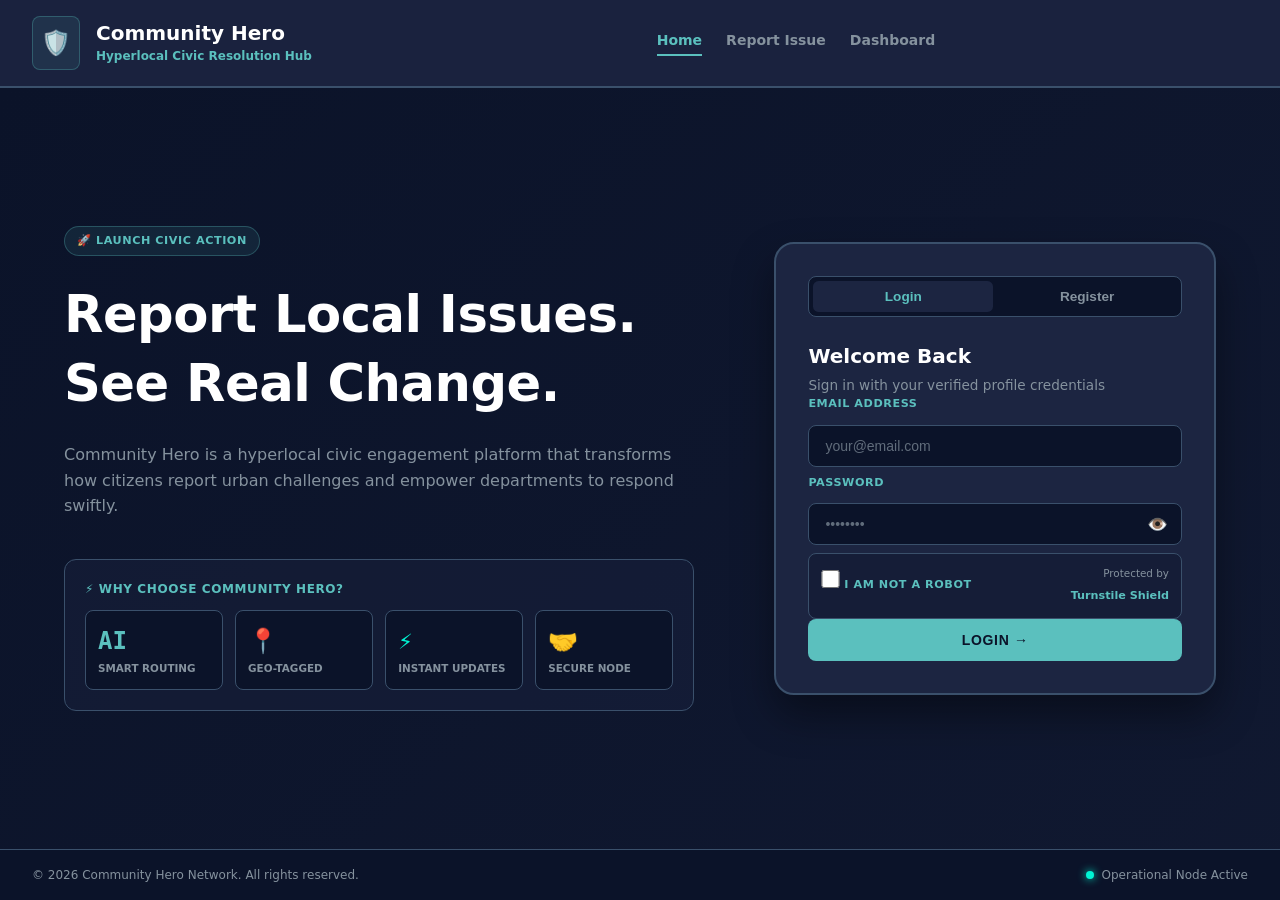
<file: frontend/index.html>
<!DOCTYPE html>
<html lang="en">

<head>
    <meta charset="UTF-8">
    <meta name="viewport" content="width=device-width, initial-scale=1.0">
    <title>Community Hero - Secure Citizen Action Hub</title>
    <link rel="stylesheet" href="css/global.css">
    <link rel="stylesheet" href="css/home.css">
</head>

<body>

    <header class="app-header">
        <div class="brand-section">
            <span class="brand-icon">🛡️</span>
            <div class="brand-text">
                <h1>Community Hero</h1>
                <p>Hyperlocal Civic Resolution Hub</p>
            </div>
        </div>
        <nav class="nav-menu">
            <a href="index.html" class="nav-link active">Home</a>
            <a href="report.html" class="nav-link">Report Issue</a>
            <a href="dashboard.html" class="nav-link">Dashboard</a>
            <a href="admin.html" class="nav-link" style="display: none;">Admin</a>
        </nav>
    </header>

    <main class="landing-hero-container">
        <div class="landing-grid">

            <div class="hero-text-pane">
                <span class="hero-badge">🚀 Launch Civic Action</span>
                <h2 class="hero-headline">Report Local Issues. See Real Change.</h2>
                <p class="hero-subtext">
                    Community Hero is a hyperlocal civic engagement platform that transforms how citizens report urban
                    challenges and empower departments to respond swiftly.
                </p>

                <div class="mini-dashboard">
                    <h3 class="panel-subtitle">⚡ Why Choose Community Hero?</h3>
                    <div class="metrics-row">
                        <div class="metric-pill">
                            <span class="metric-num text-reported">AI</span>
                            <span class="metric-lbl">Smart Routing</span>
                        </div>
                        <div class="metric-pill">
                            <span class="metric-num text-progress">📍</span>
                            <span class="metric-lbl">Geo-Tagged</span>
                        </div>
                        <div class="metric-pill">
                            <span class="metric-num text-resolved">⚡</span>
                            <span class="metric-lbl">Instant Updates</span>
                        </div>
                        <div class="metric-pill">
                            <span class="metric-num">🤝</span>
                            <span class="metric-lbl">Secure Node</span>
                        </div>
                    </div>
                </div>
            </div>

            <!-- AUTH CARD -->
            <div class="auth-card">
                <div id="authFormsWrapper">
                    <div class="auth-toggle-bar">
                        <button type="button" class="toggle-tab-action active" id="authToggleLogin"
                            onclick="toggleAuthTab(true)">
                            Login
                        </button>
                        <button type="button" class="toggle-tab-action" id="authToggleRegister"
                            onclick="toggleAuthTab(false)">
                            Register
                        </button>
                    </div>

                    <!-- LOGIN FORM -->
                    <form id="loginForm" class="auth-form-module" style="display: block;" onsubmit="handleLogin(event)">
                        <div class="form-header">
                            <h3>Welcome Back</h3>
                            <p>Sign in with your verified profile credentials</p>
                        </div>

                        <div class="field-group">
                            <label class="field-label">Email Address</label>
                            <input type="email" id="loginEmail" class="form-field" placeholder="your@email.com"
                                required />
                        </div>

                        <div class="field-group">
                            <label class="field-label">Password</label>
                            <div class="password-field-container">
                                <input type="password" id="loginPassword" class="form-field secure-input-padding" placeholder="••••••••"
                                    required />
                                <button type="button" class="password-toggle-eye"
                                    onclick="togglePasswordVisibility('loginPassword')">👁️</button>
                            </div>
                        </div>

                        <div class="captcha-verification-box">
                            <label class="field-label">
                                <input type="checkbox" id="loginCaptcha" class="captcha-checkbox-input" required />
                                <span>I am not a robot</span>
                            </label>
                            <div class="captcha-branding-sub">
                                <span class="captcha-lbl-tiny">Protected
                                    by</span>
                                <span class="captcha-lbl-brand">Turnstile
                                    Shield</span>
                            </div>
                        </div>

                        <button type="submit" class="action-submit-btn">Login →</button>
                    </form>

                    <!-- REGISTER FORM -->
                    <form id="registerForm" class="auth-form-module hidden" style="display: none;"
                        onsubmit="handleRegister(event)">
                        <div class="form-header">
                            <h3>Join the Movement</h3>
                            <p>Create your Community Hero profile account</p>
                        </div>

                        <div class="field-group">
                            <label class="field-label">Username</label>
                            <input type="text" id="registerUsername" class="form-field" placeholder="Your username"
                                required />
                        </div>

                        <div class="field-group">
                            <label class="field-label">Email Address</label>
                            <input type="email" id="registerEmail" class="form-field" placeholder="your@email.com"
                                required />
                        </div>

                        <div class="field-group">
                            <label class="field-label">Password</label>
                            <div class="password-field-container">
                                <input type="password" id="registerPassword" class="form-field secure-input-padding" placeholder="••••••••" required />
                                <button type="button" class="password-toggle-eye" onclick="togglePasswordVisibility('registerPassword')">👁️</button>
                            </div>
                        </div>

                        <div class="field-group">
                            <label class="field-label">Confirm Password</label>
                            <div class="password-field-container">
                                <input type="password" id="confirmPassword" class="form-field secure-input-padding" placeholder="Verify password" required />
                                <button type="button" class="password-toggle-eye" onclick="togglePasswordVisibility('confirmPassword')">👁️</button>
                            </div>
                        </div>
                        <div class="checkbox-consent-row">
                            <input type="checkbox" id="registerTerms" class="consent-checkbox-input" required />
                            <label for="registerTerms">I accept the <a href="#" class="inline-link">Terms of Service</a> and privacy guidelines.</label>
                        </div>

                        <button type="submit" class="action-submit-btn register-variant">Create Account →</button>
                    </form>
                </div>

                <div id="otpVerificationModule" class="auth-form-module hidden">
                    <div class="form-header">
                        <div class="otp-header-navigation-row">
                            <button type="button" class="back-arrow-btn" onclick="abortOtpVerification()">←</button>
                            <h3>Two-Factor Authentication</h3>
                        </div>
                        <p class="otp-description-text">We've sent a 6-digit verification code to your email window checkpoint.</p>
                    </div>

                    <div class="field-group">
                        <label class="field-label">Enter One-Time Verification Code</label>
                        <div class="otp-inputs-wrapper">
                            <input type="text" maxlength="1" class="otp-box" onkeyup="focusNextOtpBox(this, 1)" id="otp1" required />
                            <input type="text" maxlength="1" class="otp-box" onkeyup="focusNextOtpBox(this, 2)" id="otp2" required />
                            <input type="text" maxlength="1" class="otp-box" onkeyup="focusNextOtpBox(this, 3)" id="otp3" required />
                            <input type="text" maxlength="1" class="otp-box" onkeyup="focusNextOtpBox(this, 4)" id="otp4" required />
                            <input type="text" maxlength="1" class="otp-box" onkeyup="focusNextOtpBox(this, 5)" id="otp5" required />
                            <input type="text" maxlength="1" class="otp-box" onkeyup="focusNextOtpBox(this, 6)" id="otp6" required />
                        </div>
                    </div>

                    <p id="registerMessage" class="status-msg"></p>
                    <button type="button" class="action-submit-btn" onclick="verifyOtpCode()">Verify Secure Code 🛡️</button>
                    <p class="otp-resend-prompt-text">Didn't receive code? <a href="#" class="inline-link">Resend OTP</a></p>
                </div>

            </div>

        </div>
    </main>

    <footer class="app-footer">
        <p>&copy; 2026 Community Hero Network. All rights reserved.</p>
        <div class="footer-status-hook">
            <span class="live-status-dot"></span>
            <p>Operational Node Active</p>
        </div>
    </footer>

    <script src="js/auth.js"></script>

</body>

</html>
</file>
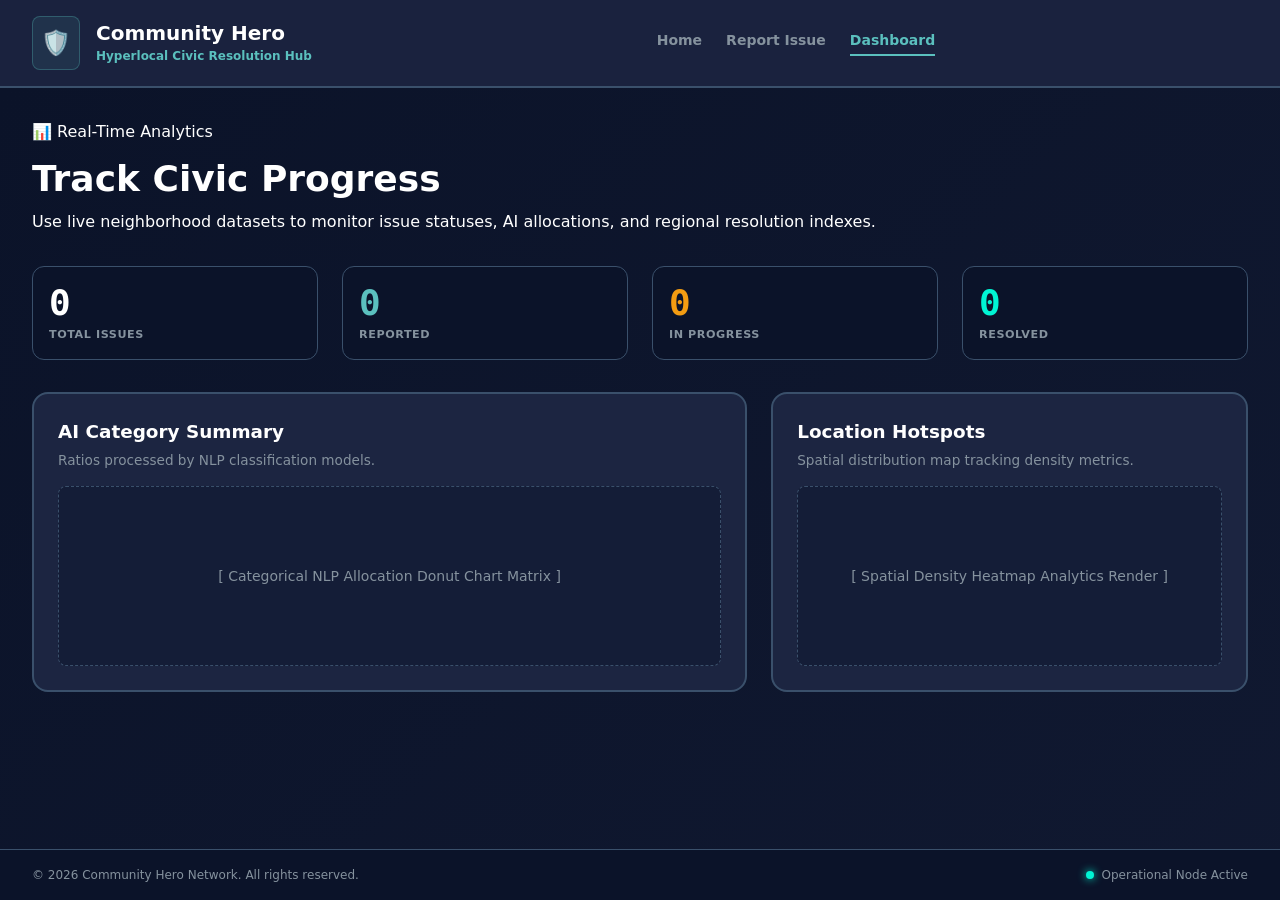
<file: frontend/dashboard.html>
<!DOCTYPE html>
<html lang="en">

<head>
    <meta charset="UTF-8">
    <meta name="viewport" content="width=device-width, initial-scale=1.0">
    <title>Community Hero - Dashboard</title>
    <link rel="stylesheet" href="css/global.css">
    <link rel="stylesheet" href="css/dashboard.css">
</head>

<body>

    <header class="app-header">
        <div class="brand-section">
            <span class="brand-icon">🛡️</span>
            <div class="brand-text">
                <h1>Community Hero</h1>
                <p>Hyperlocal Civic Resolution Hub</p>
            </div>
        </div>
        <nav class="nav-menu">
            <a href="index.html" class="nav-link">Home</a>
            <a href="report.html" class="nav-link">Report Issue</a>
            <a href="dashboard.html" class="nav-link active">Dashboard</a>
            <a href="admin.html" class="nav-link" style="display: none;">Admin</a>
        </nav>
    </header>

    <main class="dashboard-container">
        <div class="dashboard-header-pane">
            <span class="hero-badge">📊 Real-Time Analytics</span>
            <h2 class="hero-headline" style="font-size: 2.25rem; margin-top: 0.5rem;">Track Civic Progress</h2>
            <p class="hero-subtext" style="margin-top: 0.25rem;">Use live neighborhood datasets to monitor issue statuses, AI allocations, and regional resolution indexes.</p>
        </div>

        <div class="main-stats-strip" id="statsStrip">
            <div class="metric-pill">
                <span class="metric-num" id="count-total">0</span>
                <span class="metric-lbl">Total Issues</span>
            </div>
            <div class="metric-pill">
                <span class="metric-num text-reported" id="count-reported">0</span>
                <span class="metric-lbl">Reported</span>
            </div>
            <div class="metric-pill">
                <span class="metric-num text-progress" id="count-progress">0</span>
                <span class="metric-lbl">In Progress</span>
            </div>
            <div class="metric-pill">
                <span class="metric-num text-resolved" id="count-resolved">0</span>
                <span class="metric-lbl">Resolved</span>
            </div>
        </div>

        <div class="interactive-visuals-grid">
            
            <div class="chart-placeholder-card">
                <div class="form-header">
                    <h3>AI Category Summary</h3>
                    <p style="font-size: 0.85rem; color: var(--text-muted); margin-top: 0.25rem;">Ratios processed by NLP classification models.</p>
                </div>
                <div class="mock-chart-element" id="categoryChartContainer">
                    <span>[ Categorical NLP Allocation Donut Chart Matrix ]</span>
                </div>
            </div>

            <div class="chart-placeholder-card">
                <div class="form-header">
                    <h3>Location Hotspots</h3>
                    <p style="font-size: 0.85rem; color: var(--text-muted); margin-top: 0.25rem;">Spatial distribution map tracking density metrics.</p>
                </div>
                <div class="mock-chart-element" id="hotspotChartContainer">
                    <span>[ Spatial Density Heatmap Analytics Render ]</span>
                </div>
            </div>

        </div>
    </main>

    <footer class="app-footer">
        <p>&copy; 2026 Community Hero Network. All rights reserved.</p>
        <div class="footer-status-hook">
            <span class="live-status-dot"></span>
            <p>Operational Node Active</p>
        </div>
    </footer>

    <script src="js/auth.js"></script>
    <script src="js/dashboard.js"></script>

</body>

</html>
</file>
<file: frontend/css/global.css>
/* ============================================================================
   COMMUNITY HERO - GLOBAL STYLES
   Shared across all pages: header, footer, colors, forms, badges
   ============================================================================ */

/* ============================================================================
   1. CSS VARIABLES & DESIGN SYSTEM
   ============================================================================ */

:root {
  /* Background Colors */
  --bg-universe: #0b1329;      /* Dark blue base */
  --bg-card: #1c2541;          /* Card/container background */
  --bg-fields: #0b1329;        /* Form field background */
  
  /* Border & Accent Colors */
  --slate-border: #3a506b;     /* Standard border color */
  --brand-mint: #5bc0be;       /* Primary accent */
  --brand-mint-glow: #6fffe9;  /* Bright accent hover */
  
  /* Status Colors */
  --danger-rose: #ff3366;      /* Error/delete states */
  --success-emerald: #00f5d4;  /* Success states */
  --warning-gold: #f39c12;     /* Warning states */
  --info-blue: #3498db;        /* Info states */
  
  /* Text Colors */
  --white-glow: #ffffff;       /* Primary text */
  --text-muted: #85929e;       /* Secondary text */
  
  /* Spacing (Rem-based) */
  --space-xs: 0.25rem;
  --space-sm: 0.5rem;
  --space-md: 1rem;
  --space-lg: 1.5rem;
  --space-xl: 2rem;
  --space-2xl: 3rem;
}

/* ============================================================================
   2. GLOBAL RESET
   ============================================================================ */

* {
  box-sizing: border-box;
  margin: 0;
  padding: 0;
}

html {
  scroll-behavior: smooth;
}

body {
  background-color: var(--bg-universe);
  color: var(--white-glow);
  font-family: ui-sans-serif, system-ui, -apple-system, sans-serif;
  height: 100vh;
  display: flex;
  flex-direction: column;
  overflow: hidden;
  line-height: 1.5;
}

/* ============================================================================
   3. APP HEADER
   ============================================================================ */

.app-header {
  background-color: rgba(28, 37, 65, 0.9);
  backdrop-filter: blur(10px);
  border-bottom: 2px solid var(--slate-border);
  padding: var(--space-md) var(--space-xl);
  display: flex;
  justify-content: space-between;
  align-items: center;
  flex-shrink: 0;
  z-index: 100;
  gap: var(--space-xl);
}

/* Brand Section */
.brand-section {
  display: flex;
  align-items: center;
  gap: var(--space-md);
  min-width: fit-content;
}

.brand-icon {
  font-size: 1.5rem;
  background: rgba(91, 192, 190, 0.1);
  padding: var(--space-sm);
  border-radius: 0.5rem;
  border: 1px solid rgba(91, 192, 190, 0.3);
  display: flex;
  align-items: center;
  justify-content: center;
}

.brand-text h1 {
  font-size: 1.25rem;
  font-weight: 800;
  color: var(--white-glow);
  line-height: 1.2;
}

.brand-text p {
  font-size: 0.75rem;
  color: var(--brand-mint);
  font-weight: 600;
  margin-top: 0.1rem;
}

/* Navigation Menu */
.nav-menu {
  display: flex;
  gap: var(--space-lg);
  margin: 0 auto;
}

.nav-link {
  color: var(--text-muted);
  text-decoration: none;
  font-size: 0.875rem;
  font-weight: 600;
  transition: all 0.2s ease;
  padding-bottom: 0.2rem;
  border-bottom: 2px solid transparent;
  position: relative;
}

.nav-link:hover {
  color: var(--white-glow);
}

.nav-link.active {
  color: var(--brand-mint);
  border-bottom-color: var(--brand-mint);
}

/* User Status */
.user-status {
  display: flex;
  align-items: center;
  gap: var(--space-sm);
  font-size: 0.875rem;
  color: var(--text-muted);
}

/* ============================================================================
   4. APP FOOTER
   ============================================================================ */

.app-footer {
  background-color: var(--bg-universe);
  border-top: 1px solid var(--slate-border);
  padding: var(--space-md) var(--space-xl);
  display: flex;
  justify-content: space-between;
  align-items: center;
  font-size: 0.75rem;
  color: var(--text-muted);
  flex-shrink: 0;
  gap: var(--space-lg);
}

.footer-status-hook {
  display: flex;
  align-items: center;
  gap: var(--space-sm);
}

.live-status-dot {
  height: 0.5rem;
  width: 0.5rem;
  background-color: var(--success-emerald);
  border-radius: 50%;
  box-shadow: 0 0 8px var(--success-emerald);
  animation: pulse-success 2s infinite;
}

/* ============================================================================
   5. FORM ELEMENTS
   ============================================================================ */

.field-label {
  font-size: 0.7rem;
  font-weight: 700;
  text-transform: uppercase;
  color: var(--brand-mint);
  letter-spacing: 0.05em;
  display: block;
  margin-bottom: var(--space-sm);
}

.form-field {
  width: 100%;
  padding: 0.75rem var(--space-md);
  background-color: var(--bg-fields);
  border: 1px solid var(--slate-border);
  border-radius: 0.5rem;
  color: var(--white-glow);
  font-size: 0.875rem;
  transition: border-color 0.2s, box-shadow 0.2s;
}

.form-field:focus {
  outline: none;
  border-color: var(--brand-mint);
  box-shadow: 0 0 0 3px rgba(91, 192, 190, 0.1);
}

.form-field::placeholder {
  color: var(--text-muted);
  opacity: 0.7;
}

.select-field {
  background-color: var(--bg-fields);
  border: 1px solid var(--slate-border);
  color: var(--white-glow);
  padding: 0.4rem 0.6rem;
  border-radius: 0.35rem;
  font-size: 0.85rem;
  cursor: pointer;
  transition: border-color 0.2s;
}

.select-field:focus {
  outline: none;
  border-color: var(--brand-mint);
}

/* ============================================================================
   6. BADGES & STATUS INDICATORS
   ============================================================================ */

.badge {
  display: inline-flex;
  align-items: center;
  gap: var(--space-xs);
  padding: 0.25rem 0.5rem;
  border-radius: 0.25rem;
  font-size: 0.75rem;
  font-weight: 700;
  text-transform: uppercase;
  white-space: nowrap;
}

.badge-pending {
  background-color: rgba(243, 156, 18, 0.2);
  color: var(--warning-gold);
}

.badge-progress {
  background-color: rgba(52, 152, 219, 0.2);
  color: var(--info-blue);
}

.badge-resolved {
  background-color: rgba(0, 245, 212, 0.2);
  color: var(--success-emerald);
}

/* ============================================================================
   7. UTILITY CLASSES
   ============================================================================ */

.hidden {
  display: none !important;
}

.visible {
  display: block !important;
}

.status-msg {
  font-size: 0.75rem;
  font-weight: 600;
  margin-top: var(--space-xs);
}

.error {
  color: var(--danger-rose);
}

.success {
  color: var(--success-emerald);
}

.warning {
  color: var(--warning-gold);
}

.info {
  color: var(--info-blue);
}

.text-reported {
  color: var(--brand-mint);
}

.text-progress {
  color: var(--warning-gold);
}

.text-resolved {
  color: var(--success-emerald);
}

.text-muted {
  color: var(--text-muted);
}

/* ============================================================================
   8. RESPONSIVE UTILITIES
   ============================================================================ */

@media (max-width: 768px) {
  .app-header {
    padding: var(--space-md);
    gap: var(--space-md);
  }

  .nav-menu {
    gap: var(--space-md);
  }

  .nav-link {
    font-size: 0.75rem;
  }

  .app-footer {
    flex-direction: column;
    text-align: center;
    gap: var(--space-md);
  }
}

@media (max-width: 576px) {
  .app-header {
    flex-direction: column;
    gap: var(--space-sm);
  }

  .brand-section {
    width: 100%;
    justify-content: center;
  }

  .nav-menu {
    width: 100%;
    justify-content: center;
    flex-wrap: wrap;
  }

  .nav-link {
    padding: 0.25rem var(--space-sm);
  }
}
</file>
<file: frontend/css/home.css>
/* ============================================================================
   COMMUNITY HERO - HOME PAGE STYLES
   Specific to index.html: landing hero, login form, auth card
   ============================================================================ */

/* ============================================================================
   1. LANDING HERO CONTAINER
   ============================================================================ */

.landing-hero-container {
    flex: 1;
    display: flex;
    align-items: center;
    justify-content: center;
    padding: var(--space-2xl) var(--space-xl);
    overflow-y: auto;
    background: linear-gradient(135deg, rgba(11, 19, 41, 0.5) 0%, rgba(28, 37, 65, 0.3) 100%);
}

.landing-grid {
    width: 100%;
    max-width: 1200px;
    display: grid;
    grid-template-columns: 1fr;
    gap: var(--space-2xl);
    align-items: center;
    padding: var(--space-lg);
}

@media (min-width: 992px) {
    .landing-grid {
        grid-template-columns: 1.2fr 0.8fr;
    }
}

@media (max-width: 992px) {
    .landing-grid {
        grid-template-columns: 1fr;
        gap: var(--space-lg);
    }
}

@media (max-width: 768px) {
    .landing-hero-container {
        padding: var(--space-lg);
    }
}

@media (max-width: 576px) {
    .landing-hero-container {
        padding: var(--space-md);
    }
}

/* ==========================================================================
   2. HERO TEXT SECTION
   ========================================================================== */
.hero-text-pane {
    display: flex;
    flex-direction: column;
    gap: var(--space-lg);
    padding-right: var(--space-xl);
}

@media (max-width: 992px) {
    .hero-text-pane {
        padding-right: 0;
    }
}

.hero-badge {
    background: rgba(91, 192, 190, 0.1);
    border: 1px solid rgba(91, 192, 190, 0.3);
    color: var(--brand-mint);
    font-size: 0.7rem;
    font-weight: 700;
    text-transform: uppercase;
    letter-spacing: 0.05em;
    padding: 0.35rem 0.75rem;
    border-radius: 9999px;
    align-self: flex-start;
    display: inline-block;
    width: fit-content;
}

.hero-headline {
    font-size: 2.25rem;
    font-weight: 800;
    line-height: 1.3;
    letter-spacing: -0.01em;
    color: var(--white-glow);
}

@media (min-width: 768px) {
    .hero-headline {
        font-size: 2.8rem;
        line-height: 1.35;
    }
}

@media (min-width: 1024px) {
    .hero-headline {
        font-size: 3.2rem;
    }
}

.hero-subtext {
    font-size: 1rem;
    line-height: 1.6;
    color: var(--text-muted);
}

/* ==========================================================================
   3. MINI DASHBOARD / STATS
   ========================================================================== */
.mini-dashboard {
    background-color: rgba(28, 37, 65, 0.4);
    border: 1px solid var(--slate-border);
    padding: 1.25rem;
    border-radius: 0.75rem;
    margin-top: 1rem;
}

.panel-subtitle {
    font-size: 0.75rem;
    text-transform: uppercase;
    letter-spacing: 0.05em;
    color: var(--brand-mint);
    margin-bottom: 0.75rem;
    font-weight: 700;
}

.metrics-row {
    display: grid;
    grid-template-columns: repeat(2, 1fr);
    gap: 0.75rem;
}

@media (min-width: 576px) {
    .metrics-row {
        grid-template-columns: repeat(4, 1fr);
    }
}

.metric-pill {
    background-color: var(--bg-fields);
    border: 1px solid var(--slate-border);
    padding: 0.75rem;
    border-radius: 0.5rem;
    display: flex;
    flex-direction: column;
}

.metric-num {
    font-size: 1.5rem;
    font-weight: 800;
    font-family: monospace;
}

.metric-lbl {
    font-size: 0.65rem;
    color: var(--text-muted);
    font-weight: 700;
    text-transform: uppercase;
    margin-top: 0.15rem;
}

/* ============================================================================
   4. AUTHENTICATION CARD
   ============================================================================ */

.auth-card {
    background-color: var(--bg-card);
    border: 2px solid var(--slate-border);
    border-radius: 1.25rem;
    padding: var(--space-xl);
    box-shadow: 0 20px 40px rgba(0, 0, 0, 0.4);
    display: flex;
    flex-direction: column;
    justify-content: center;
    /* transition: all 0.3s cubic-bezier(0.4, 0, 0.2, 1); */
}

.auth-card:hover {
    border-color: var(--brand-mint);
    box-shadow: 0 30px 50px rgba(91, 192, 190, 0.15);
    transform: translateY(-2px);
}

.auth-toggle-bar {
    display: flex;
    background-color: var(--bg-universe);
    padding: 0.25rem;
    border-radius: 0.5rem;
    border: 1px solid var(--slate-border);
    margin-bottom: 1.5rem;
    gap: 0.25rem;
}

.toggle-tab-action {
    flex: 1;
    padding: 0.5rem;
    background: transparent;
    border: none;
    color: var(--text-muted);
    font-size: 0.85rem;
    font-weight: 700;
    cursor: pointer;
    border-radius: 0.35rem;
    transition: all 0.2s ease;
}

.toggle-tab-action:hover {
    color: var(--white-glow);
}

.toggle-tab-action.active {
    background-color: var(--bg-card);
    color: var(--brand-mint);
}

/* ============================================================================
   5. AUTH FORM MODULES
   ============================================================================ */

.auth-form-module {
    display: flex;
    flex-direction: column;
    gap: 1.25rem;
}

.auth-form-module.hidden {
    display: none;
}

.form-header h3 {
    font-size: 1.25rem;
    font-weight: 700;
    color: var(--white-glow);
}

.form-header p {
    font-size: 0.85rem;
    color: var(--text-muted);
    margin-top: 0.25rem;
}

.field-group {
    display: flex;
    flex-direction: column;
    gap: var(--space-xs);
    margin-bottom: 0.5rem;
}

.field-group input {
    width: 100%;
}

/* ============================================================================
   6. ACTION BUTTONS
   ============================================================================ */

.action-submit-btn {
    width: 100%;
    background-color: var(--brand-mint);
    color: var(--bg-universe);
    font-weight: 700;
    font-size: 0.875rem;
    padding: 0.8rem var(--space-md);
    border: none;
    border-radius: 0.5rem;
    cursor: pointer;
    transition: all 0.2s;
    text-transform: uppercase;
    letter-spacing: 0.05em;
}

.action-submit-btn:hover {
    background-color: var(--brand-mint-glow);
    transform: translateY(-2px);
    box-shadow: 0 10px 20px rgba(91, 192, 190, 0.2);
}

.action-submit-btn:active {
    transform: translateY(0);
}

.action-submit-btn.register-variant {
    background-color: var(--success-emerald);
}

.action-submit-btn.register-variant:hover {
    background-color: #00d4b0;
    box-shadow: 0 10px 20px rgba(0, 245, 212, 0.2);
}

/* ============================================================================
   7. RESPONSIVE DESIGN
   ============================================================================ */

@media (max-width: 992px) {
    .auth-card {
        max-width: 400px;
        margin: 0 auto;
    }
}

@media (max-width: 768px) {
    .hero-headline {
        font-size: 1.75rem;
    }

    .hero-subtext {
        font-size: 0.95rem;
    }

    .auth-card {
        padding: var(--space-lg);
    }
}

@media (max-width: 576px) {
    .landing-grid {
        gap: var(--space-lg);
    }

    .hero-headline {
        font-size: 1.5rem;
    }

    .hero-badge {
        font-size: 0.65rem;
        padding: 0.25rem 0.5rem;
    }

    .metrics-row {
        grid-template-columns: repeat(2, 1fr);
        gap: 0.5rem;
    }

    .metric-pill {
        padding: 0.5rem;
    }

    .metric-num {
        font-size: 1.25rem;
    }

    .metric-lbl {
        font-size: 0.6rem;
    }

    .auth-card {
        padding: var(--space-lg);
        border-radius: 0.75rem;
    }

    .action-submit-btn {
        padding: 0.7rem var(--space-md);
        font-size: 0.8rem;
    }
}

/* ============================================================================
   8. SECURE MODULE INTERFACE AND PASSWORD FIELD TOGGLES
   ============================================================================ */

.fallback-admin-hide {
    display: none;
}

/* Password eye container layer positioning */
.password-field-container {
    position: relative;
    width: 100%;
    display: flex;
    align-items: center;
}

/* Enforces clearance padding inside the text box so characters don't overlap the eye icon */
.secure-input-padding {
    padding-right: 2.75rem !important;
}

.password-toggle-eye {
    position: absolute;
    right: 0.85rem;
    background: transparent;
    border: none;
    color: var(--text-muted);
    font-size: 1.05rem;
    cursor: pointer;
    z-index: 10;
    display: flex;
    align-items: center;
    justify-content: center;
}

/* Captcha Layout Card */
.captcha-verification-box {
    background-color: rgba(11, 19, 41, 0.4);
    border: 1px solid var(--slate-border);
    padding: 0.75rem;
    border-radius: 0.5rem;
    display: flex;
    justify-content: space-between;
    align-items: center;
    margin-top: 0.25rem;
}

.captcha-label-row {
    display: flex;
    align-items: center;
    gap: 0.75rem;
    cursor: pointer;
    font-size: 0.85rem;
}

.captcha-checkbox-input {
    width: 1.15rem;
    height: 1.15rem;
    cursor: pointer;
}

.captcha-branding-sub {
    text-align: right;
}

.captcha-lbl-tiny {
    font-size: 0.65rem;
    color: var(--text-muted);
    display: block;
}

.captcha-lbl-brand {
    font-size: 0.7rem;
    font-weight: bold;
    color: var(--brand-mint);
}

/* Terms Selection Rows */
.checkbox-consent-row {
    display: flex;
    align-items: flex-start;
    gap: 0.5rem;
    font-size: 0.75rem;
    color: var(--text-muted);
    margin-top: 0.25rem;
    line-height: 1.4;
}

.consent-checkbox-input {
    margin-top: 0.15rem;
    cursor: pointer;
}

.inline-link {
    color: var(--brand-mint);
    text-decoration: none;
    font-weight: 600;
}

.inline-link:hover {
    text-decoration: underline;
}

/* One-Time Password Input Assemblies */
.otp-header-navigation-row {
    display: flex;
    align-items: center;
    gap: 0.5rem;
}

.otp-description-text {
    margin-top: 0.5rem;
}

.otp-inputs-wrapper {
    display: flex;
    justify-content: space-between;
    gap: 0.5rem;
    margin: 0.5rem 0;
}

.otp-box {
    width: 2.5rem;
    height: 3rem;
    background-color: var(--bg-fields);
    border: 2px solid var(--slate-border);
    border-radius: 0.5rem;
    text-align: center;
    font-size: 1.25rem;
    font-weight: 800;
    color: white;
    transition: border-color 0.2s;
}

.otp-box:focus {
    outline: none;
    border-color: var(--brand-mint);
    box-shadow: 0 0 8px rgba(91, 192, 190, 0.2);
}

.back-arrow-btn {
    background: transparent;
    border: none;
    color: var(--brand-mint);
    font-size: 1.25rem;
    font-weight: 900;
    cursor: pointer;
    padding: 0 0.25rem;
}

.otp-resend-prompt-text {
    text-align: center;
    font-size: 0.75rem;
    color: var(--text-muted);
}
</file>
<file: frontend/css/dashboard.css>
/* ============================================================================
    COMMUNITY HERO - DASHBOARD PAGE STYLES
    Shared by dashboard.html & admin.html: layout, cards, tables
   ============================================================================ */

/*  ============================================================================
    1. DASHBOARD CONTAINER
    ============================================================================ */

.dashboard-container {
    flex: 1;
    display: flex;
    flex-direction: column;
    padding: var(--space-xl) var(--space-xl);
    gap: var(--space-xl);
    overflow-y: auto;
    background: linear-gradient(135deg, rgba(11, 19, 41, 0.5) 0%, rgba(28, 37, 65, 0.3) 100%);
}

.dashboard-header-pane {
    display: flex;
    flex-direction: column;
    align-items: flex-start;
}

/* Fix for spacing alignment errors on numbers and headings */
.metric-pill {
    background-color: var(--bg-fields);
    border: 1px solid var(--slate-border);
    padding: var(--space-md);
    border-radius: 0.75rem;
    display: flex;
    flex-direction: column;
    gap: var(--space-xs);
    /* Ensures distinct padding between rows */
}

.metric-num {
    font-size: 2.25rem;
    /* Upgraded text height scale */
    font-weight: 800;
    font-family: monospace;
    line-height: 1.1;
}

.metric-lbl {
    font-size: 0.7rem;
    color: var(--text-muted);
    font-weight: 700;
    text-transform: uppercase;
    letter-spacing: 0.05em;
}

/* Layout Split adjustments for cards */
.chart-placeholder-card {
    background-color: var(--bg-card);
    border: 2px solid var(--slate-border);
    border-radius: 1rem;
    padding: var(--space-lg);
    display: flex;
    flex-direction: column;
    min-height: 340px;
}

.chart-placeholder-card h3 {
    font-size: 1.15rem;
    font-weight: 700;
    color: var(--white-glow);
}

@media (max-width: 768px) {
    .dashboard-container {
        padding: var(--space-lg);
        gap: var(--space-lg);
    }
}

@media (max-width: 576px) {
    .dashboard-container {
        padding: var(--space-md);
        gap: var(--space-md);
    }
}

/* ============================================================================
   2. STATS STRIP (TOP METRICS)
   ============================================================================ */

.main-stats-strip {
    display: grid;
    grid-template-columns: repeat(auto-fit, minmax(240px, 1fr));
    gap: var(--space-lg);
}

@media (max-width: 768px) {
    .main-stats-strip {
        grid-template-columns: repeat(auto-fit, minmax(180px, 1fr));
        gap: var(--space-md);
    }
}

@media (max-width: 576px) {
    .main-stats-strip {
        grid-template-columns: repeat(2, 1fr);
        gap: var(--space-sm);
    }
}

/* ============================================================================
   3. DASHBOARD CARD
   ============================================================================ */

.admin-card {
    background-color: var(--bg-card);
    border: 2px solid var(--slate-border);
    border-radius: 1.25rem;
    padding: var(--space-xl);
    box-shadow: 0 10px 25px rgba(0, 0, 0, 0.3);
    transition: all 0.3s cubic-bezier(0.4, 0, 0.2, 1);
}

.admin-card:hover {
    border-color: var(--brand-mint);
    box-shadow: 0 20px 40px rgba(91, 192, 190, 0.15);
    transform: translateY(-2px);
}

.admin-card h3 {
    font-size: 1.35rem;
    font-weight: 700;
    color: var(--white-glow);
    margin-bottom: var(--space-lg);
    display: flex;
    align-items: center;
    gap: var(--space-md);
    letter-spacing: 0.01em;
}

@media (max-width: 768px) {
    .admin-card {
        padding: var(--space-md);
    }

    .admin-card h3 {
        font-size: 1.1rem;
        margin-bottom: var(--space-sm);
    }
}

/* ============================================================================
   4. ISSUES TABLE
   ============================================================================ */

.table-wrapper {
    width: 100%;
    overflow-x: auto;
    margin-top: var(--space-md);
    border-radius: 0.5rem;
    border: 1px solid var(--slate-border);
    box-shadow: inset 0 2px 4px rgba(0, 0, 0, 0.1);
}

.custom-table {
    width: 100%;
    border-collapse: collapse;
    text-align: left;
    font-size: 0.875rem;
    background-color: var(--bg-fields);
}

.custom-table thead {
    background-color: rgba(28, 37, 65, 0.8);
    position: sticky;
    top: 0;
    z-index: 10;
}

.custom-table th {
    color: var(--brand-mint);
    padding: 1rem var(--space-md);
    font-weight: 700;
    text-transform: uppercase;
    font-size: 0.8rem;
    border-bottom: 2px solid var(--slate-border);
    letter-spacing: 0.08em;
    white-space: nowrap;
    background-color: rgba(28, 37, 65, 0.95);
}

.custom-table td {
    padding: 0.85rem var(--space-md);
    border-bottom: 1px solid var(--slate-border);
    color: var(--white-glow);
    transition: background-color 0.2s;
    vertical-align: middle;
}

.custom-table tbody tr {
    transition: all 0.2s;
}

.custom-table tbody tr:hover {
    background-color: rgba(58, 80, 107, 0.2);
}

.custom-table tbody tr:last-child td {
    border-bottom: none;
}

@media (max-width: 768px) {
    .custom-table {
        font-size: 0.8rem;
    }

    .custom-table th {
        padding: 0.5rem 0.75rem;
        font-size: 0.7rem;
    }

    .custom-table td {
        padding: 0.75rem;
    }
}

/* ============================================================================
   5. INTERACTIVE VISUALS GRID
   ============================================================================ */

.interactive-visuals-grid {
    display: grid;
    grid-template-columns: 1fr;
    gap: var(--space-lg);
}

@media (min-width: 992px) {
    .interactive-visuals-grid {
        grid-template-columns: 1.2fr 0.8fr;
    }
}

.chart-placeholder-card {
    min-height: 300px;
    display: flex;
    flex-direction: column;
    justify-content: space-between;
    background-color: var(--bg-card);
    border: 2px solid var(--slate-border);
    border-radius: 1rem;
    padding: var(--space-lg);
    transition: all 0.2s;
}

.chart-placeholder-card:hover {
    border-color: var(--brand-mint);
}

.mock-chart-element {
    flex: 1;
    border: 1px dashed var(--slate-border);
    margin-top: var(--space-md);
    border-radius: 0.5rem;
    background: rgba(11, 19, 41, 0.4);
    display: flex;
    align-items: center;
    justify-content: center;
    color: var(--text-muted);
    font-size: 0.875rem;
    transition: all 0.2s;
}

.mock-chart-element:hover {
    border-color: var(--brand-mint);
    background: rgba(91, 192, 190, 0.05);
}

@media (max-width: 768px) {
    .interactive-visuals-grid {
        grid-template-columns: 1fr;
        gap: var(--space-md);
    }

    .chart-placeholder-card {
        min-height: 250px;
        padding: var(--space-md);
    }
}

@media (max-width: 576px) {
    .dashboard-container {
        padding: var(--space-sm);
    }

    .admin-card {
        border-radius: 0.75rem;
    }

    .custom-table {
        font-size: 0.75rem;
    }

    .custom-table th {
        padding: 0.4rem 0.5rem;
        font-size: 0.65rem;
    }

    .custom-table td {
        padding: 0.5rem;
    }
}
</file>
